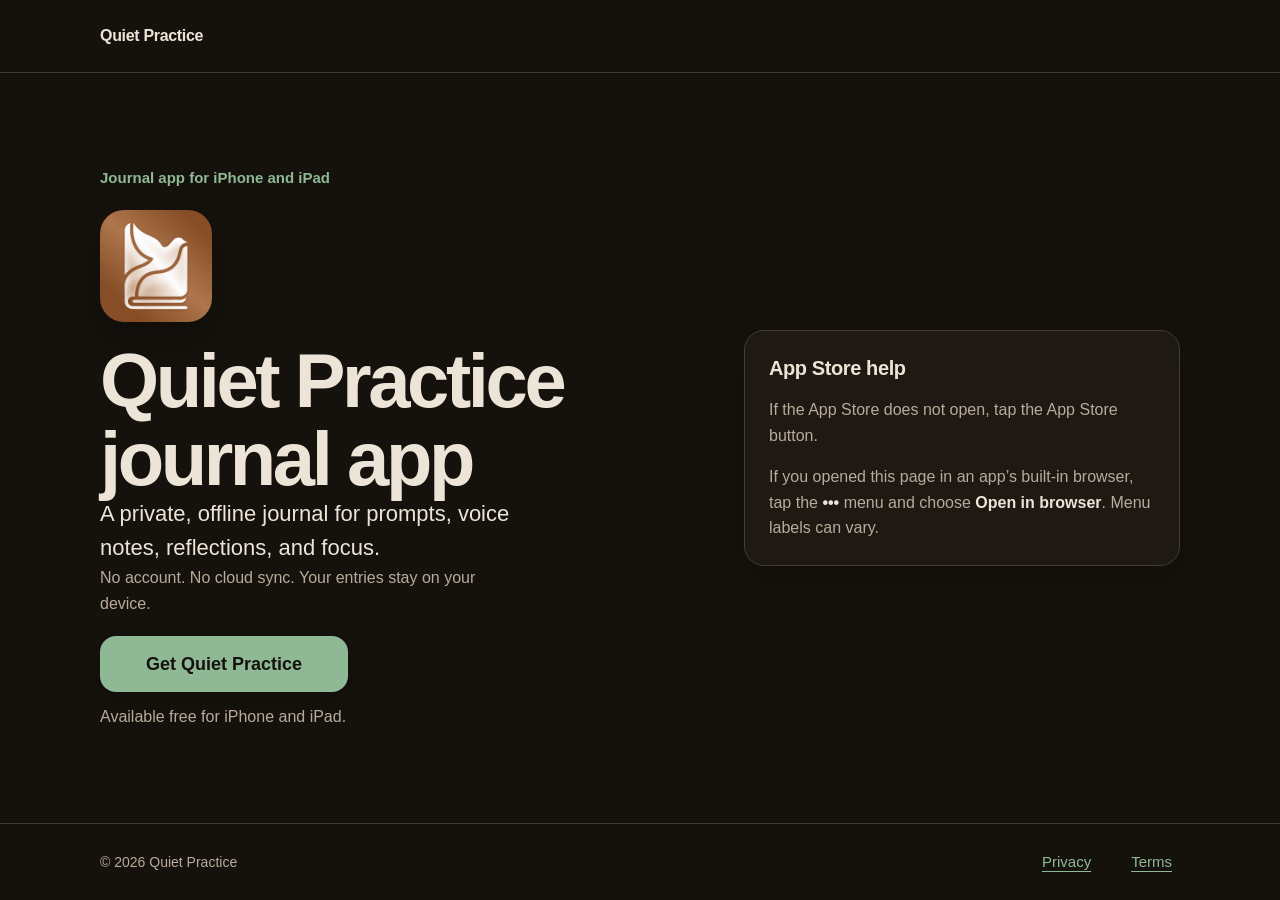
<file: index.html>
<!DOCTYPE html>
<html lang="en" data-type="software" data-radius="round" data-buttons="solid">
<head>
  <meta charset="UTF-8">
  <meta name="viewport" content="width=device-width, initial-scale=1, viewport-fit=cover">
  <title>Quiet Practice — Private Journal for iPhone and iPad</title>
  <meta name="description" content="A private, offline journal for prompts, voice notes, reflections, and focus. No account or cloud sync. Available free for iPhone and iPad.">
  <meta name="robots" content="index, follow">
  <meta name="theme-color" content="#15120D">
  <meta name="color-scheme" content="dark">
  <meta name="page-type" content="software">
  <meta name="site-kind" content="software">
  <link rel="canonical" href="https://quietpractice.app/">
  <link rel="icon" href="assets/quiet-practice-app-icon.jpg" type="image/jpeg">
  <link rel="apple-touch-icon" href="assets/quiet-practice-app-icon.jpg">
  <meta property="og:type" content="website">
  <meta property="og:url" content="https://quietpractice.app/">
  <meta property="og:title" content="Quiet Practice — Private Journal for iPhone and iPad">
  <meta property="og:description" content="A private, offline journal for prompts, voice notes, reflections, and focus. No account or cloud sync.">
  <meta property="og:image" content="https://quietpractice.app/assets/quiet-practice-app-icon.jpg">
  <meta property="og:image:type" content="image/jpeg">
  <meta property="og:image:width" content="512">
  <meta property="og:image:height" content="512">
  <meta property="og:image:alt" content="Quiet Practice app icon: a white bird and open book on a warm bronze background">
  <meta name="twitter:card" content="summary">
  <meta name="twitter:title" content="Quiet Practice — Private Journal for iPhone and iPad">
  <meta name="twitter:description" content="A private, offline journal for prompts, voice notes, reflections, and focus. No account or cloud sync.">
  <meta name="twitter:image" content="https://quietpractice.app/assets/quiet-practice-app-icon.jpg">
  <meta name="twitter:image:alt" content="Quiet Practice app icon: a white bird and open book on a warm bronze background">
  <meta name="apple-itunes-app" content="app-id=6760091118">
  <link rel="stylesheet" href="handoff.css">
  <script type="module" src="handoff.mjs"></script>
</head>
<body>
  <a class="skip-link" href="#main-content">Skip to content</a>

  <header class="site-header">
    <div class="wrap header-inner">
      <a class="brand" href="./" aria-label="Quiet Practice home">Quiet Practice</a>
    </div>
  </header>

  <main id="main-content">
    <section class="handoff" aria-labelledby="handoff-title">
      <div class="wrap handoff-grid">
        <div class="handoff-content">
          <p class="eyebrow">Journal app for iPhone and iPad</p>
          <img class="app-icon" src="assets/quiet-practice-app-icon.jpg" width="112" height="112" alt="Quiet Practice app icon: a white bird and open book on a warm bronze background">
          <h1 id="handoff-title">Quiet Practice journal app</h1>
          <p class="lead">A private, offline journal for prompts, voice notes, reflections, and focus.</p>
          <p class="trust">No account. No cloud sync. Your entries stay on your device.</p>
          <div class="actions">
            <a class="primary-cta" href="https://apps.apple.com/us/app/quiet-practice-secure-journal/id6760091118">Get Quiet Practice</a>
            <p class="status" id="handoff-status" role="status" aria-live="polite">Available free for iPhone and iPad.</p>
          </div>
        </div>

        <aside class="help" aria-labelledby="help-title">
          <h2 id="help-title">App Store help</h2>
          <p>If the App Store does not open, tap the App Store button.</p>
          <p>If you opened this page in an app’s built-in browser, tap the <strong>•••</strong> menu and choose <strong>Open in browser</strong>. Menu labels can vary.</p>
        </aside>
      </div>
    </section>
  </main>

  <footer class="site-footer">
    <div class="wrap footer-inner">
      <p>© 2026 Quiet Practice</p>
      <nav class="footer-links" aria-label="Legal">
        <a href="privacy.html">Privacy</a>
        <a href="terms.html">Terms</a>
      </nav>
    </div>
  </footer>

  <div class="in-app-overlay" id="in-app-overlay" hidden>
    <div class="in-app-overlay__arrow" aria-hidden="true">
      <svg viewBox="0 0 72 72" width="72" height="72" fill="none" focusable="false">
        <path d="M52 10v38" stroke="currentColor" stroke-width="6" stroke-linecap="round"/>
        <path d="M34 24l18-14 14 18" stroke="currentColor" stroke-width="6" stroke-linecap="round" stroke-linejoin="round"/>
      </svg>
    </div>
    <div class="in-app-overlay__content" role="dialog" aria-modal="true" aria-labelledby="in-app-overlay-title" aria-describedby="in-app-overlay-body" tabindex="-1">
      <h2 class="in-app-overlay__title" id="in-app-overlay-title" data-overlay-title>You're in the TikTok browser</h2>
      <p class="in-app-overlay__body" id="in-app-overlay-body" data-overlay-body>
        <span class="in-app-overlay__line">Tap <strong>•••</strong> and choose</span>
        <span class="in-app-overlay__line"><strong>Open in browser</strong></span>
      </p>
      <div class="in-app-overlay__actions">
        <button type="button" class="in-app-overlay__button in-app-overlay__button--primary" data-overlay-chrome hidden>Open in Chrome</button>
      </div>
    </div>
  </div>
</body>
</html>
</file>
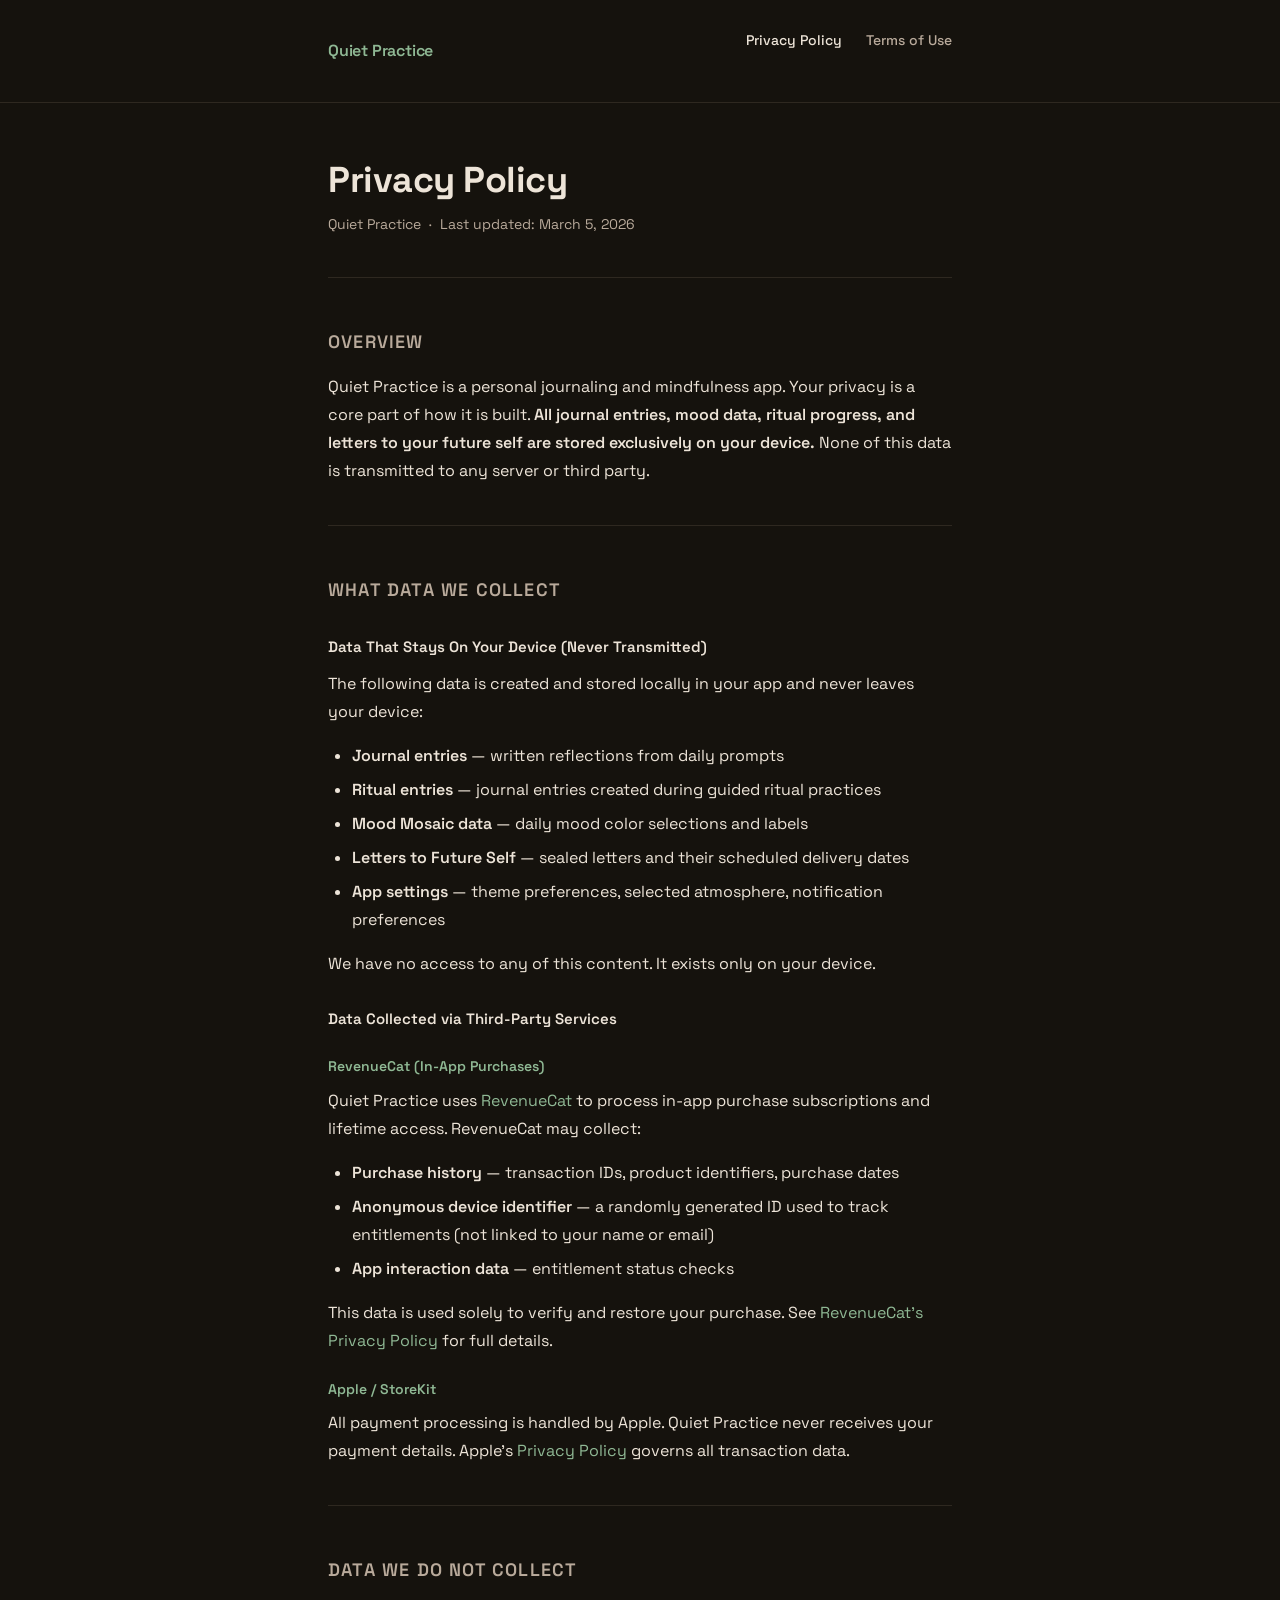
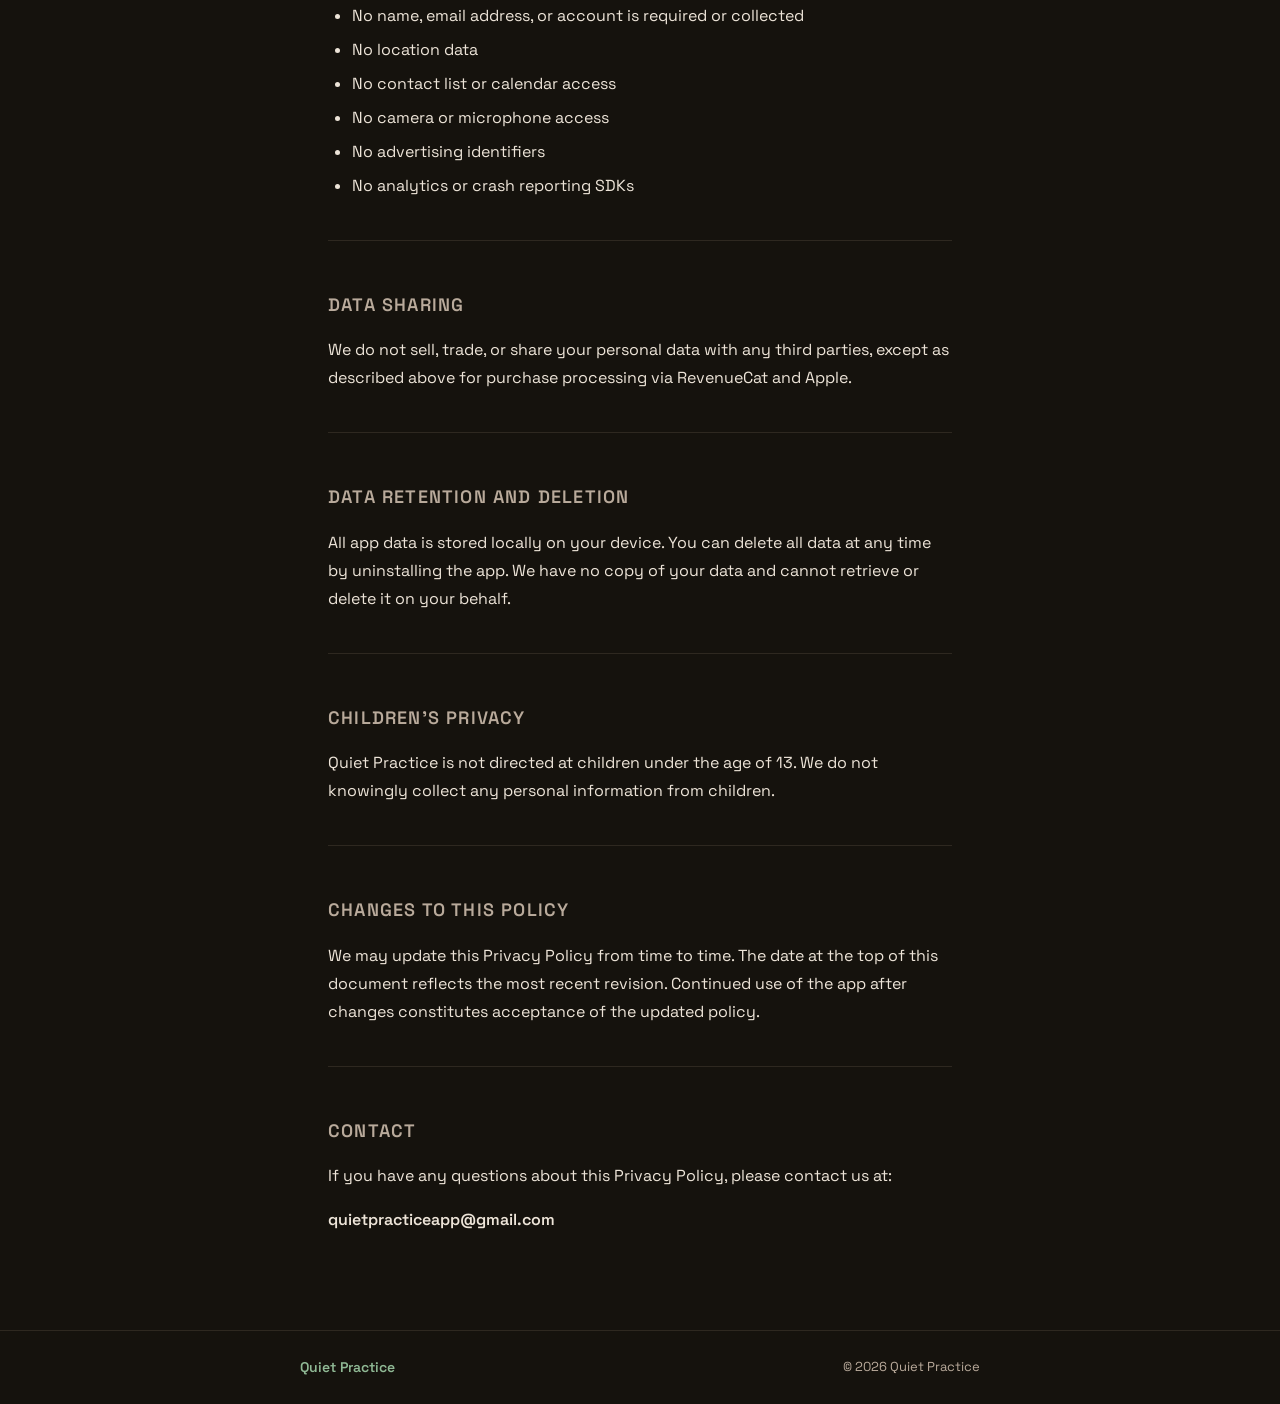
<file: privacy.html>
<!DOCTYPE html>
<html lang="en">
<head>
  <meta charset="UTF-8">
  <meta name="viewport" content="width=device-width, initial-scale=1, viewport-fit=cover">
  <title>Privacy Policy — Quiet Practice</title>
  <meta name="description" content="How Quiet Practice keeps journal entries on your device and handles purchase information.">
  <meta name="theme-color" content="#15120D">
  <meta name="color-scheme" content="dark">
  <link rel="canonical" href="https://quietpractice.app/privacy.html">
  <link rel="icon" href="assets/quiet-practice-app-icon.jpg" type="image/jpeg">
  <link rel="apple-touch-icon" href="assets/quiet-practice-app-icon.jpg">
  <meta property="og:type" content="website">
  <meta property="og:url" content="https://quietpractice.app/privacy.html">
  <meta property="og:title" content="Privacy Policy — Quiet Practice">
  <meta property="og:description" content="How Quiet Practice keeps journal entries on your device and handles purchase information.">
  <meta property="og:image" content="https://quietpractice.app/assets/quiet-practice-app-icon.jpg">
  <meta property="og:image:alt" content="Quiet Practice app icon: a white bird and open book on a warm bronze background">
  <meta name="twitter:card" content="summary">
  <meta name="twitter:title" content="Privacy Policy — Quiet Practice">
  <meta name="twitter:description" content="How Quiet Practice keeps journal entries on your device and handles purchase information.">
  <meta name="twitter:image" content="https://quietpractice.app/assets/quiet-practice-app-icon.jpg">
  <meta name="twitter:image:alt" content="Quiet Practice app icon: a white bird and open book on a warm bronze background">
  <link rel="preconnect" href="https://fonts.googleapis.com">
  <link rel="preconnect" href="https://fonts.gstatic.com" crossorigin>
  <link href="https://fonts.googleapis.com/css2?family=Space+Grotesk:wght@300;400;500;600;700&display=swap" rel="stylesheet">
  <link rel="stylesheet" href="styles.css">
</head>
<body>

  <nav>
    <div class="nav-inner">
      <a href="privacy.html" class="nav-brand">Quiet Practice</a>
      <ul class="nav-links">
        <li><a href="privacy.html" class="active" aria-current="page">Privacy Policy</a></li>
        <li><a href="terms.html">Terms of Use</a></li>
      </ul>
    </div>
  </nav>

  <main>

    <h1>Privacy Policy</h1>
    <p class="meta">Quiet Practice &nbsp;·&nbsp; Last updated: March 5, 2026</p>

    <hr>

    <h2>Overview</h2>
    <p>Quiet Practice is a personal journaling and mindfulness app. Your privacy is a core part of how it is built. <strong>All journal entries, mood data, ritual progress, and letters to your future self are stored exclusively on your device.</strong> None of this data is transmitted to any server or third party.</p>

    <hr>

    <h2>What Data We Collect</h2>

    <h3>Data That Stays On Your Device (Never Transmitted)</h3>
    <p>The following data is created and stored locally in your app and never leaves your device:</p>
    <ul>
      <li><strong>Journal entries</strong> — written reflections from daily prompts</li>
      <li><strong>Ritual entries</strong> — journal entries created during guided ritual practices</li>
      <li><strong>Mood Mosaic data</strong> — daily mood color selections and labels</li>
      <li><strong>Letters to Future Self</strong> — sealed letters and their scheduled delivery dates</li>
      <li><strong>App settings</strong> — theme preferences, selected atmosphere, notification preferences</li>
    </ul>
    <p>We have no access to any of this content. It exists only on your device.</p>

    <h3>Data Collected via Third-Party Services</h3>

    <h4>RevenueCat (In-App Purchases)</h4>
    <p>Quiet Practice uses <a href="https://www.revenuecat.com">RevenueCat</a> to process in-app purchase subscriptions and lifetime access. RevenueCat may collect:</p>
    <ul>
      <li><strong>Purchase history</strong> — transaction IDs, product identifiers, purchase dates</li>
      <li><strong>Anonymous device identifier</strong> — a randomly generated ID used to track entitlements (not linked to your name or email)</li>
      <li><strong>App interaction data</strong> — entitlement status checks</li>
    </ul>
    <p>This data is used solely to verify and restore your purchase. See <a href="https://www.revenuecat.com/privacy">RevenueCat's Privacy Policy</a> for full details.</p>

    <h4>Apple / StoreKit</h4>
    <p>All payment processing is handled by Apple. Quiet Practice never receives your payment details. Apple's <a href="https://www.apple.com/legal/privacy/">Privacy Policy</a> governs all transaction data.</p>

    <hr>

    <h2>Data We Do Not Collect</h2>
    <ul>
      <li>No name, email address, or account is required or collected</li>
      <li>No location data</li>
      <li>No contact list or calendar access</li>
      <li>No camera or microphone access</li>
      <li>No advertising identifiers</li>
      <li>No analytics or crash reporting SDKs</li>
    </ul>

    <hr>

    <h2>Data Sharing</h2>
    <p>We do not sell, trade, or share your personal data with any third parties, except as described above for purchase processing via RevenueCat and Apple.</p>

    <hr>

    <h2>Data Retention and Deletion</h2>
    <p>All app data is stored locally on your device. You can delete all data at any time by uninstalling the app. We have no copy of your data and cannot retrieve or delete it on your behalf.</p>

    <hr>

    <h2>Children's Privacy</h2>
    <p>Quiet Practice is not directed at children under the age of 13. We do not knowingly collect any personal information from children.</p>

    <hr>

    <h2>Changes to This Policy</h2>
    <p>We may update this Privacy Policy from time to time. The date at the top of this document reflects the most recent revision. Continued use of the app after changes constitutes acceptance of the updated policy.</p>

    <hr>

    <h2>Contact</h2>
    <p>If you have any questions about this Privacy Policy, please contact us at:</p>
    <p><a href="mailto:quietpracticeapp@gmail.com"><strong>quietpracticeapp@gmail.com</strong></a></p>

  </main>

  <footer>
    <div class="footer-inner">
      <span class="footer-brand">Quiet Practice</span>
      <span class="footer-copy">© 2026 Quiet Practice</span>
    </div>
  </footer>

</body>
</html>
</file>
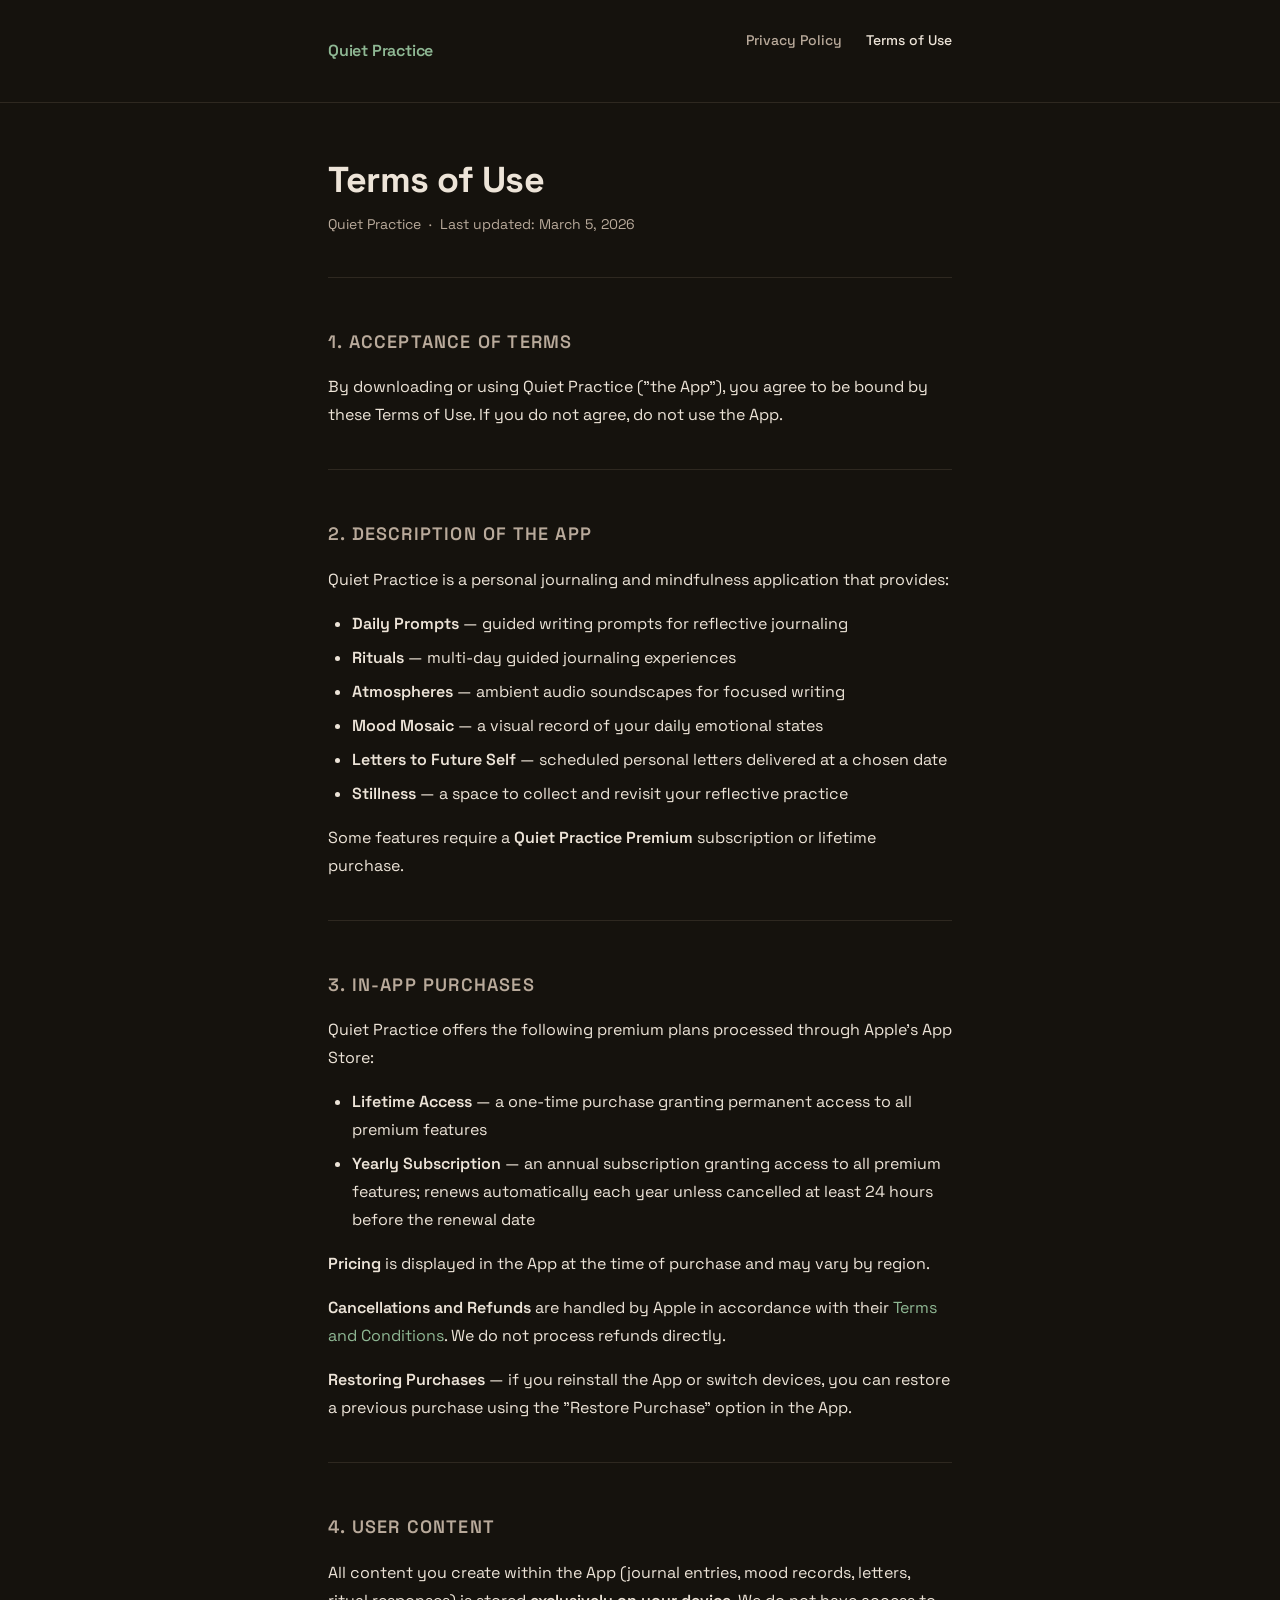
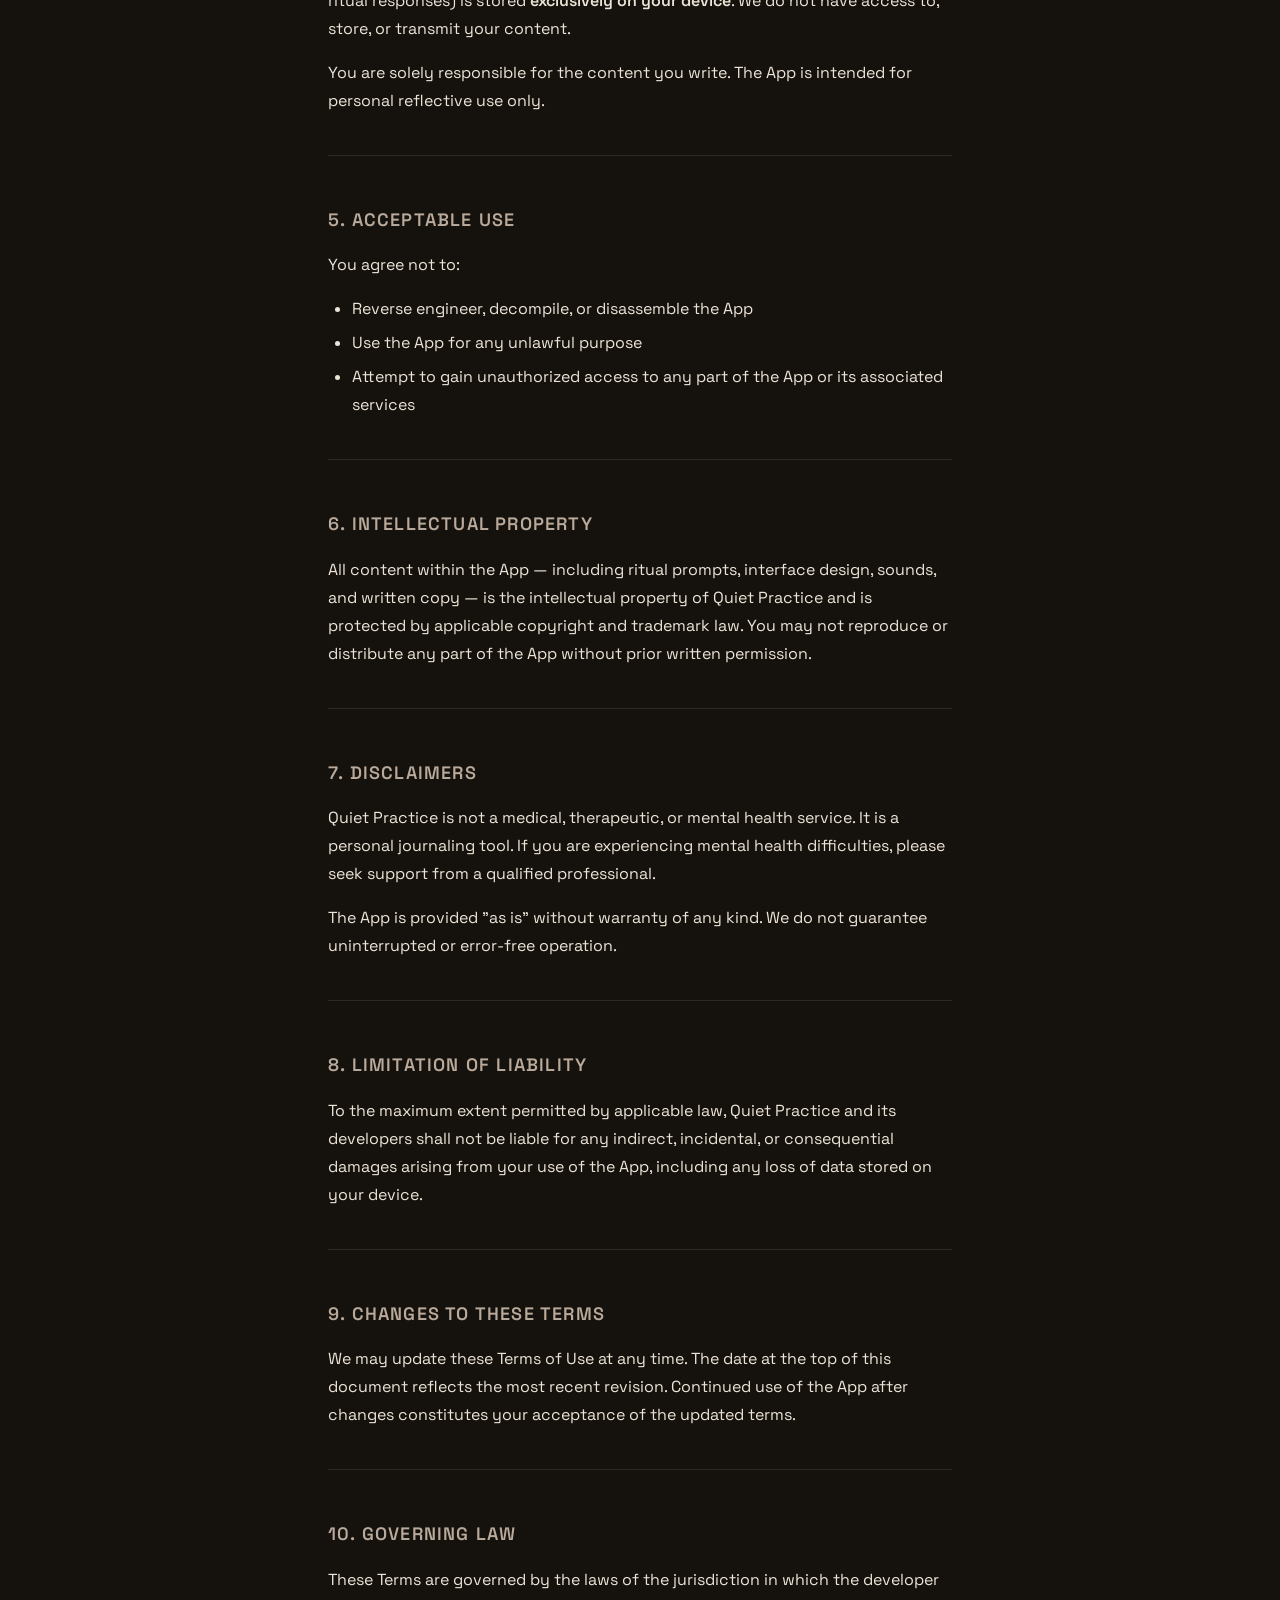
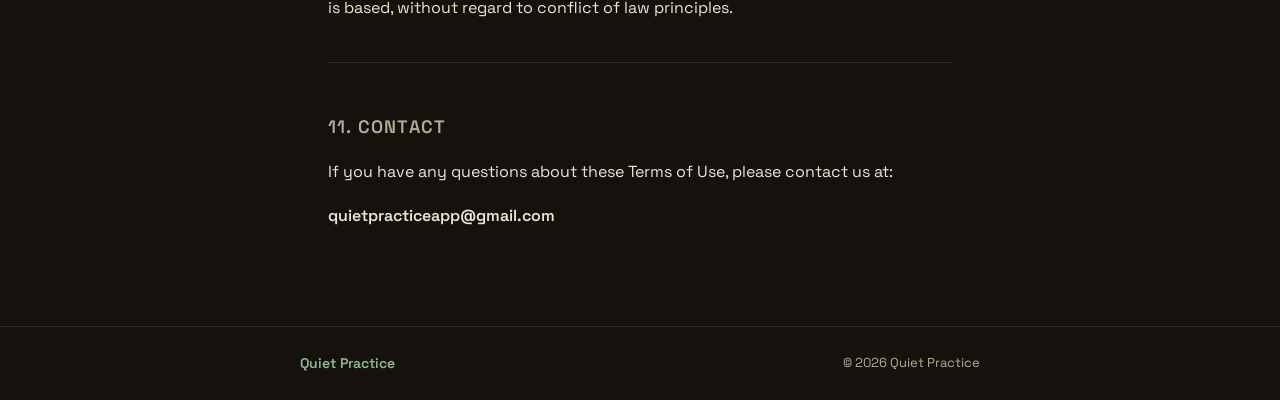
<file: terms.html>
<!DOCTYPE html>
<html lang="en">
<head>
  <meta charset="UTF-8">
  <meta name="viewport" content="width=device-width, initial-scale=1, viewport-fit=cover">
  <title>Terms of Use — Quiet Practice</title>
  <meta name="description" content="Terms for downloading and using Quiet Practice on iPhone and iPad.">
  <meta name="theme-color" content="#15120D">
  <meta name="color-scheme" content="dark">
  <link rel="canonical" href="https://quietpractice.app/terms.html">
  <link rel="icon" href="assets/quiet-practice-app-icon.jpg" type="image/jpeg">
  <link rel="apple-touch-icon" href="assets/quiet-practice-app-icon.jpg">
  <meta property="og:type" content="website">
  <meta property="og:url" content="https://quietpractice.app/terms.html">
  <meta property="og:title" content="Terms of Use — Quiet Practice">
  <meta property="og:description" content="Terms for downloading and using Quiet Practice on iPhone and iPad.">
  <meta property="og:image" content="https://quietpractice.app/assets/quiet-practice-app-icon.jpg">
  <meta property="og:image:alt" content="Quiet Practice app icon: a white bird and open book on a warm bronze background">
  <meta name="twitter:card" content="summary">
  <meta name="twitter:title" content="Terms of Use — Quiet Practice">
  <meta name="twitter:description" content="Terms for downloading and using Quiet Practice on iPhone and iPad.">
  <meta name="twitter:image" content="https://quietpractice.app/assets/quiet-practice-app-icon.jpg">
  <meta name="twitter:image:alt" content="Quiet Practice app icon: a white bird and open book on a warm bronze background">
  <link rel="preconnect" href="https://fonts.googleapis.com">
  <link rel="preconnect" href="https://fonts.gstatic.com" crossorigin>
  <link href="https://fonts.googleapis.com/css2?family=Space+Grotesk:wght@300;400;500;600;700&display=swap" rel="stylesheet">
  <link rel="stylesheet" href="styles.css">
</head>
<body>

  <nav>
    <div class="nav-inner">
      <a href="privacy.html" class="nav-brand">Quiet Practice</a>
      <ul class="nav-links">
        <li><a href="privacy.html">Privacy Policy</a></li>
        <li><a href="terms.html" class="active" aria-current="page">Terms of Use</a></li>
      </ul>
    </div>
  </nav>

  <main>

    <h1>Terms of Use</h1>
    <p class="meta">Quiet Practice &nbsp;·&nbsp; Last updated: March 5, 2026</p>

    <hr>

    <h2>1. Acceptance of Terms</h2>
    <p>By downloading or using Quiet Practice ("the App"), you agree to be bound by these Terms of Use. If you do not agree, do not use the App.</p>

    <hr>

    <h2>2. Description of the App</h2>
    <p>Quiet Practice is a personal journaling and mindfulness application that provides:</p>
    <ul>
      <li><strong>Daily Prompts</strong> — guided writing prompts for reflective journaling</li>
      <li><strong>Rituals</strong> — multi-day guided journaling experiences</li>
      <li><strong>Atmospheres</strong> — ambient audio soundscapes for focused writing</li>
      <li><strong>Mood Mosaic</strong> — a visual record of your daily emotional states</li>
      <li><strong>Letters to Future Self</strong> — scheduled personal letters delivered at a chosen date</li>
      <li><strong>Stillness</strong> — a space to collect and revisit your reflective practice</li>
    </ul>
    <p>Some features require a <strong>Quiet Practice Premium</strong> subscription or lifetime purchase.</p>

    <hr>

    <h2>3. In-App Purchases</h2>
    <p>Quiet Practice offers the following premium plans processed through Apple's App Store:</p>
    <ul>
      <li><strong>Lifetime Access</strong> — a one-time purchase granting permanent access to all premium features</li>
      <li><strong>Yearly Subscription</strong> — an annual subscription granting access to all premium features; renews automatically each year unless cancelled at least 24 hours before the renewal date</li>
    </ul>
    <p><strong>Pricing</strong> is displayed in the App at the time of purchase and may vary by region.</p>
    <p><strong>Cancellations and Refunds</strong> are handled by Apple in accordance with their <a href="https://www.apple.com/legal/internet-services/itunes/">Terms and Conditions</a>. We do not process refunds directly.</p>
    <p><strong>Restoring Purchases</strong> — if you reinstall the App or switch devices, you can restore a previous purchase using the "Restore Purchase" option in the App.</p>

    <hr>

    <h2>4. User Content</h2>
    <p>All content you create within the App (journal entries, mood records, letters, ritual responses) is stored <strong>exclusively on your device</strong>. We do not have access to, store, or transmit your content.</p>
    <p>You are solely responsible for the content you write. The App is intended for personal reflective use only.</p>

    <hr>

    <h2>5. Acceptable Use</h2>
    <p>You agree not to:</p>
    <ul>
      <li>Reverse engineer, decompile, or disassemble the App</li>
      <li>Use the App for any unlawful purpose</li>
      <li>Attempt to gain unauthorized access to any part of the App or its associated services</li>
    </ul>

    <hr>

    <h2>6. Intellectual Property</h2>
    <p>All content within the App — including ritual prompts, interface design, sounds, and written copy — is the intellectual property of Quiet Practice and is protected by applicable copyright and trademark law. You may not reproduce or distribute any part of the App without prior written permission.</p>

    <hr>

    <h2>7. Disclaimers</h2>
    <p>Quiet Practice is not a medical, therapeutic, or mental health service. It is a personal journaling tool. If you are experiencing mental health difficulties, please seek support from a qualified professional.</p>
    <p>The App is provided "as is" without warranty of any kind. We do not guarantee uninterrupted or error-free operation.</p>

    <hr>

    <h2>8. Limitation of Liability</h2>
    <p>To the maximum extent permitted by applicable law, Quiet Practice and its developers shall not be liable for any indirect, incidental, or consequential damages arising from your use of the App, including any loss of data stored on your device.</p>

    <hr>

    <h2>9. Changes to These Terms</h2>
    <p>We may update these Terms of Use at any time. The date at the top of this document reflects the most recent revision. Continued use of the App after changes constitutes your acceptance of the updated terms.</p>

    <hr>

    <h2>10. Governing Law</h2>
    <p>These Terms are governed by the laws of the jurisdiction in which the developer is based, without regard to conflict of law principles.</p>

    <hr>

    <h2>11. Contact</h2>
    <p>If you have any questions about these Terms of Use, please contact us at:</p>
    <p><a href="mailto:quietpracticeapp@gmail.com"><strong>quietpracticeapp@gmail.com</strong></a></p>

  </main>

  <footer>
    <div class="footer-inner">
      <span class="footer-brand">Quiet Practice</span>
      <span class="footer-copy">© 2026 Quiet Practice</span>
    </div>
  </footer>

</body>
</html>
</file>
<file: handoff.css>
:root {
  color-scheme: dark;
  --bg: #15120D;
  --surface: #1E1A13;
  --border: #453B30;
  --text: #EDE4D8;
  --muted: #B9AA9B;
  --accent: #8FB894;
  --accent-hover: #A9C7AD;
  --focus: #B9DABD;
  --gutter: 24px;
  --font: -apple-system, BlinkMacSystemFont, "Segoe UI", sans-serif;
}

*,
*::before,
*::after {
  box-sizing: border-box;
}

html {
  background: var(--bg);
  color: var(--text);
  font-family: var(--font);
  -webkit-text-size-adjust: 100%;
  -webkit-tap-highlight-color: transparent;
  scroll-behavior: auto;
}

body {
  min-height: 100vh;
  min-height: 100svh;
  margin: 0;
  display: flex;
  flex-direction: column;
  background: var(--bg);
  color: var(--text);
  font-size: 16px;
  line-height: 1.6;
}

img {
  display: block;
  max-width: 100%;
}

a {
  color: var(--accent);
  overflow-wrap: anywhere;
  touch-action: manipulation;
  -webkit-tap-highlight-color: transparent;
  user-select: none;
  -webkit-user-select: none;
}

a:active {
  opacity: 0.78;
}

a:focus-visible {
  outline: 3px solid var(--focus);
  outline-offset: 4px;
}

.wrap {
  width: min(100%, 1080px);
  margin-inline: auto;
}

.skip-link {
  position: absolute;
  top: calc(12px + env(safe-area-inset-top, 0px));
  left: max(12px, env(safe-area-inset-left, 0px));
  z-index: 10;
  padding: 12px 16px;
  border-radius: 10px;
  background: var(--text);
  color: var(--bg);
  font-weight: 600;
  clip-path: inset(50%);
  white-space: nowrap;
}

.skip-link:focus {
  clip-path: none;
}

.site-header {
  padding-right: max(20px, env(safe-area-inset-right, 0px));
  padding-left: max(20px, env(safe-area-inset-left, 0px));
  border-bottom: 1px solid var(--border);
  background: var(--bg);
}

.header-inner {
  min-height: 72px;
  padding-top: max(14px, env(safe-area-inset-top, 0px));
  padding-bottom: 14px;
  display: flex;
  align-items: center;
}

.brand {
  min-height: 44px;
  display: inline-flex;
  align-items: center;
  color: var(--text);
  font-size: 16px;
  font-weight: 600;
  letter-spacing: -0.02em;
  text-decoration: none;
}

main {
  flex: 1;
  display: grid;
  align-items: center;
  padding-block: clamp(32px, 5vw, 64px);
}

.handoff {
  padding-right: max(20px, env(safe-area-inset-right, 0px));
  padding-left: max(20px, env(safe-area-inset-left, 0px));
}

.handoff-grid {
  display: grid;
  gap: clamp(32px, 5vw, 64px);
}

.handoff-content {
  min-width: 0;
}

.handoff-content > * + * {
  margin-top: 20px;
}

.app-icon {
  width: clamp(88px, 10vw, 112px);
  height: auto;
  aspect-ratio: 1;
  border-radius: 24px;
  box-shadow: 0 18px 40px rgb(0 0 0 / 0.24);
}

.eyebrow {
  margin: 0;
  color: var(--accent);
  font-size: 15px;
  font-weight: 600;
}

h1 {
  max-width: 13ch;
  margin: 0;
  color: var(--text);
  font-size: clamp(2.4rem, 7vw, 4.75rem);
  font-weight: 600;
  letter-spacing: -0.045em;
  line-height: 1.02;
  overflow-wrap: anywhere;
}

.lead {
  max-width: 38ch;
  margin: 0;
  color: var(--text);
  font-size: clamp(1.125rem, 2.2vw, 1.375rem);
  line-height: 1.55;
}

.trust {
  max-width: 44ch;
  margin: 0;
  color: var(--muted);
  font-size: 16px;
}

.actions {
  min-width: 0;
}

.primary-cta {
  width: 100%;
  min-height: 56px;
  display: inline-flex;
  align-items: center;
  justify-content: center;
  padding: 16px 24px;
  border-radius: 16px;
  background: var(--accent);
  color: var(--bg);
  font-size: 18px;
  font-weight: 600;
  line-height: 1.25;
  text-align: center;
  text-decoration: none;
  box-shadow: 0 8px 22px rgb(0 0 0 / 0.18);
  transition: transform 150ms ease, background-color 150ms ease;
}

.primary-cta:active {
  background: var(--accent-hover);
  transform: scale(0.98);
}

.status {
  min-height: 1.6em;
  margin: 12px 0 0;
  color: var(--muted);
  font-size: 16px;
  text-align: center;
}

.help {
  min-width: 0;
  align-self: center;
  padding: 24px;
  border: 1px solid var(--border);
  border-radius: 20px;
  background: var(--surface);
  box-shadow: 0 14px 34px rgb(0 0 0 / 0.16);
}

.help h2 {
  margin: 0 0 16px;
  color: var(--text);
  font-size: 20px;
  font-weight: 600;
  letter-spacing: -0.02em;
  line-height: 1.3;
}

.help p {
  margin: 0;
  color: var(--muted);
  overflow-wrap: anywhere;
}

.help p + p {
  margin-top: 16px;
}

.help strong {
  color: var(--text);
  font-weight: 600;
}

.site-footer {
  padding-right: max(20px, env(safe-area-inset-right, 0px));
  padding-bottom: env(safe-area-inset-bottom, 0px);
  padding-left: max(20px, env(safe-area-inset-left, 0px));
  border-top: 1px solid var(--border);
  background: var(--bg);
}

.footer-inner {
  padding-top: 16px;
  padding-bottom: 16px;
  display: grid;
  gap: 0 24px;
}

.footer-inner p {
  margin: 0;
  color: var(--muted);
  font-size: 14px;
}

.footer-links {
  display: flex;
  flex-wrap: wrap;
  gap: 8px 24px;
}

.footer-links a {
  min-width: 44px;
  min-height: 44px;
  padding-inline: 8px;
  display: inline-flex;
  align-items: center;
  justify-content: center;
  font-size: 15px;
  font-weight: 500;
  text-underline-offset: 4px;
}

@media (hover: hover) and (pointer: fine) {
  .brand:hover {
    color: var(--accent);
  }

  .primary-cta:hover {
    background: var(--accent-hover);
    transform: translateY(-2px);
  }

  .footer-links a:hover {
    text-decoration: underline;
  }
}

@media (min-width: 760px) {
  .handoff-grid {
    grid-template-columns: repeat(12, minmax(0, 1fr));
    column-gap: var(--gutter);
    align-items: center;
  }

  .handoff-content {
    grid-column: 1 / span 7;
  }

  .help {
    grid-column: 8 / span 5;
  }

  .footer-inner {
    grid-template-columns: repeat(12, minmax(0, 1fr));
    align-items: center;
  }

  .footer-inner p {
    grid-column: 1 / span 4;
  }

  .footer-links {
    grid-column: 9 / span 4;
    justify-content: flex-end;
  }

  .primary-cta {
    width: auto;
    min-width: 248px;
  }

  .status {
    text-align: left;
  }
}

.in-app-overlay[hidden] {
  display: none !important;
}

.in-app-overlay {
  position: fixed;
  inset: 0;
  z-index: 1000;
  display: flex;
  align-items: center;
  justify-content: center;
  padding: max(24px, env(safe-area-inset-top, 0px)) max(24px, env(safe-area-inset-right, 0px)) max(24px, env(safe-area-inset-bottom, 0px)) max(24px, env(safe-area-inset-left, 0px));
  background: rgba(251, 248, 243, 0.97);
  color: #15120D;
}

.in-app-overlay__arrow {
  position: fixed;
  top: max(8px, env(safe-area-inset-top, 0px));
  right: max(12px, env(safe-area-inset-right, 0px));
  color: #15120D;
  line-height: 0;
  pointer-events: none;
}

.in-app-overlay__arrow svg {
  display: block;
  width: clamp(56px, 12vw, 72px);
  height: auto;
}

.in-app-overlay__content {
  width: min(100%, 32rem);
  display: flex;
  flex-direction: column;
  align-items: center;
  gap: 20px;
  text-align: center;
  outline: none;
}

.in-app-overlay__content:focus-visible {
  outline: 3px solid #5B7F61;
  outline-offset: 8px;
  border-radius: 12px;
}

.in-app-overlay__title {
  margin: 0;
  color: #15120D;
  font-size: clamp(2rem, 7vw, 3rem);
  font-weight: 700;
  line-height: 1.15;
  letter-spacing: -0.03em;
  text-wrap: balance;
}

.in-app-overlay__body {
  margin: 0;
  display: grid;
  gap: 8px;
  color: #3A332A;
  font-size: clamp(1.125rem, 3.6vw, 1.5rem);
  line-height: 1.4;
}

.in-app-overlay__line {
  display: block;
}

.in-app-overlay__body strong {
  color: #15120D;
  font-weight: 700;
}

.in-app-overlay__actions {
  display: grid;
  gap: 12px;
  width: min(100%, 22rem);
  margin-top: 8px;
}

.in-app-overlay__button {
  min-height: 48px;
  width: 100%;
  display: inline-flex;
  align-items: center;
  justify-content: center;
  padding: 12px 16px;
  border-radius: 14px;
  border: 1px solid transparent;
  font: inherit;
  font-size: 1rem;
  font-weight: 600;
  line-height: 1.25;
  text-align: center;
  text-decoration: none;
  cursor: pointer;
  appearance: none;
  -webkit-appearance: none;
  touch-action: manipulation;
}

.in-app-overlay__button:focus-visible {
  outline: 3px solid #5B7F61;
  outline-offset: 4px;
}

.in-app-overlay__button--primary {
  background: #15120D;
  color: #FBF8F3;
  border-color: #15120D;
}

@media (hover: hover) and (pointer: fine) {
  .in-app-overlay__button--primary:hover {
    background: #2A241C;
  }
}

@media (max-width: 390px) {
  .in-app-overlay {
    padding-top: max(72px, calc(env(safe-area-inset-top, 0px) + 56px));
  }
}

@media (prefers-reduced-motion: reduce) {
  html {
    scroll-behavior: auto;
  }

  *,
  *::before,
  *::after {
    animation: none !important;
    transition: none !important;
  }
}
</file>
<file: styles.css>
*, *::before, *::after {
  box-sizing: border-box;
  margin: 0;
  padding: 0;
}

:root {
  --bg:      #15120D;
  --surface: #1E1A13;
  --border:  #2E2820;
  --text:    #EDE4D8;
  --dim:     #B9AA9B;
  --accent:  #8FB894;
}

html {
  color-scheme: dark;
  font-size: 16px;
  scroll-behavior: smooth;
  scroll-padding-top: 24px;
  -webkit-text-size-adjust: 100%;
  -webkit-tap-highlight-color: transparent;
}

body {
  background-color: var(--bg);
  color: var(--text);
  font-family: 'Space Grotesk', sans-serif;
  font-weight: 400;
  line-height: 1.75;
  min-height: 100vh;
  min-height: 100svh;
  display: flex;
  flex-direction: column;
  overflow-wrap: break-word;
}

/* ── NAV ──────────────────────────────────────────── */

nav {
  border-bottom: 1px solid var(--border);
  background-color: var(--bg);
}

.nav-inner {
  max-width: 680px;
  margin: 0 auto;
  padding: calc(18px + env(safe-area-inset-top, 0px)) max(28px, env(safe-area-inset-right, 0px)) 18px max(28px, env(safe-area-inset-left, 0px));
  display: flex;
  align-items: center;
  justify-content: space-between;
  gap: 16px;
}

.nav-brand {
  min-height: 44px;
  display: inline-flex;
  align-items: center;
  color: var(--accent);
  font-weight: 600;
  font-size: 16px;
  text-decoration: none;
  letter-spacing: -0.2px;
  white-space: nowrap;
  touch-action: manipulation;
  -webkit-tap-highlight-color: transparent;
  user-select: none;
  -webkit-user-select: none;
}

.nav-links {
  display: flex;
  align-items: center;
  gap: 24px;
  list-style: none;
  flex-wrap: wrap;
  justify-content: flex-end;
}

.nav-links a {
  min-height: 44px;
  display: inline-flex;
  align-items: center;
  color: var(--dim);
  text-decoration: none;
  font-size: 14px;
  font-weight: 500;
  transition: color 0.15s ease;
  touch-action: manipulation;
  -webkit-tap-highlight-color: transparent;
  user-select: none;
  -webkit-user-select: none;
}

.nav-links a.active {
  color: var(--text);
}

/* ── MAIN ─────────────────────────────────────────── */

main {
  flex: 1;
  max-width: 680px;
  width: 100%;
  min-width: 0;
  margin: 0 auto;
  padding: 56px 28px 80px;
  overflow-wrap: anywhere;
}

/* ── TYPOGRAPHY ───────────────────────────────────── */

h1 {
  font-size: 36px;
  font-weight: 700;
  letter-spacing: -0.5px;
  color: var(--text);
  margin-bottom: 10px;
  line-height: 1.2;
}

h2 {
  font-size: 18px;
  font-weight: 600;
  letter-spacing: 1.2px;
  text-transform: uppercase;
  color: var(--dim);
  margin-top: 48px;
  margin-bottom: 16px;
}

h3 {
  font-size: 15px;
  font-weight: 600;
  color: var(--text);
  margin-top: 28px;
  margin-bottom: 10px;
}

h4 {
  font-size: 14px;
  font-weight: 600;
  color: var(--accent);
  margin-top: 22px;
  margin-bottom: 8px;
}

p {
  margin-bottom: 16px;
  color: var(--text);
}

em {
  color: var(--dim);
  font-style: italic;
}

strong {
  font-weight: 600;
  color: var(--text);
}

a {
  color: var(--accent);
  text-decoration: none;
  overflow-wrap: anywhere;
  touch-action: manipulation;
  -webkit-tap-highlight-color: transparent;
}

a:active {
  opacity: 0.78;
}

a:focus-visible {
  outline: 2px solid var(--accent);
  outline-offset: 4px;
  border-radius: 2px;
}

ul, ol {
  padding-left: 24px;
  margin-bottom: 16px;
}

li {
  margin-bottom: 6px;
}

hr {
  border: none;
  border-top: 1px solid var(--border);
  margin: 40px 0;
}

code {
  font-family: 'Courier New', Courier, monospace;
  font-size: 13px;
  background-color: var(--surface);
  color: var(--accent);
  padding: 2px 6px;
  border-radius: 4px;
}

pre {
  max-width: 100%;
  background-color: var(--surface);
  border: 1px solid var(--border);
  border-radius: 6px;
  padding: 20px;
  overflow-x: auto;
  overscroll-behavior-x: contain;
  margin-bottom: 16px;
}

pre code {
  display: block;
  width: max-content;
  min-width: 100%;
  padding: 0;
  overflow-x: auto;
  background: none;
  border-radius: 0;
  overflow-wrap: normal;
  white-space: pre;
}

/* ── TABLES ───────────────────────────────────────── */

table {
  width: 100%;
  border-collapse: collapse;
  background-color: var(--surface);
  border: 1px solid var(--border);
  border-radius: 6px;
  overflow: hidden;
  margin-bottom: 16px;
}

th {
  background-color: #252019;
  color: var(--dim);
  font-weight: 600;
  font-size: 13px;
  letter-spacing: 0.5px;
  text-transform: uppercase;
  padding: 10px 14px;
  text-align: left;
  border-bottom: 1px solid var(--border);
}

td {
  padding: 10px 14px;
  border-bottom: 1px solid var(--border);
  font-size: 14px;
}

tr:last-child td {
  border-bottom: none;
}

/* ── PAGE META ────────────────────────────────────── */

.meta {
  color: var(--dim);
  font-size: 14px;
  margin-bottom: 40px;
}

/* ── FOOTER ───────────────────────────────────────── */

footer {
  border-top: 1px solid var(--border);
  padding: 24px max(28px, env(safe-area-inset-right, 0px)) calc(24px + env(safe-area-inset-bottom, 0px)) max(28px, env(safe-area-inset-left, 0px));
}

.footer-inner {
  max-width: 680px;
  margin: 0 auto;
  display: flex;
  align-items: center;
  justify-content: space-between;
  gap: 8px;
}

.footer-brand {
  color: var(--accent);
  font-weight: 600;
  font-size: 14px;
}

.footer-copy {
  color: var(--dim);
  font-size: 13px;
}

/* ── RESPONSIVE ───────────────────────────────────── */

@media (max-width: 520px) {
  h1 {
    font-size: 28px;
  }

  .nav-inner {
    padding: calc(14px + env(safe-area-inset-top, 0px)) max(20px, env(safe-area-inset-right, 0px)) 14px max(20px, env(safe-area-inset-left, 0px));
    flex-wrap: wrap;
    gap: 0 10px;
  }

  .nav-links {
    gap: 16px;
  }

  main {
    padding: 36px 20px 60px;
  }

  footer {
    padding: 20px max(20px, env(safe-area-inset-right, 0px)) calc(20px + env(safe-area-inset-bottom, 0px)) max(20px, env(safe-area-inset-left, 0px));
  }

  .footer-inner {
    flex-direction: column;
    align-items: flex-start;
    gap: 4px;
  }
}

@media (hover: hover) and (pointer: fine) {
  a:hover {
    text-decoration: underline;
  }

  .nav-brand:hover,
  .nav-links a:hover {
    color: var(--text);
  }
}

@media (prefers-reduced-motion: reduce) {
  html {
    scroll-behavior: auto;
  }

  *,
  *::before,
  *::after {
    animation: none !important;
    transition: none !important;
  }
}
</file>
